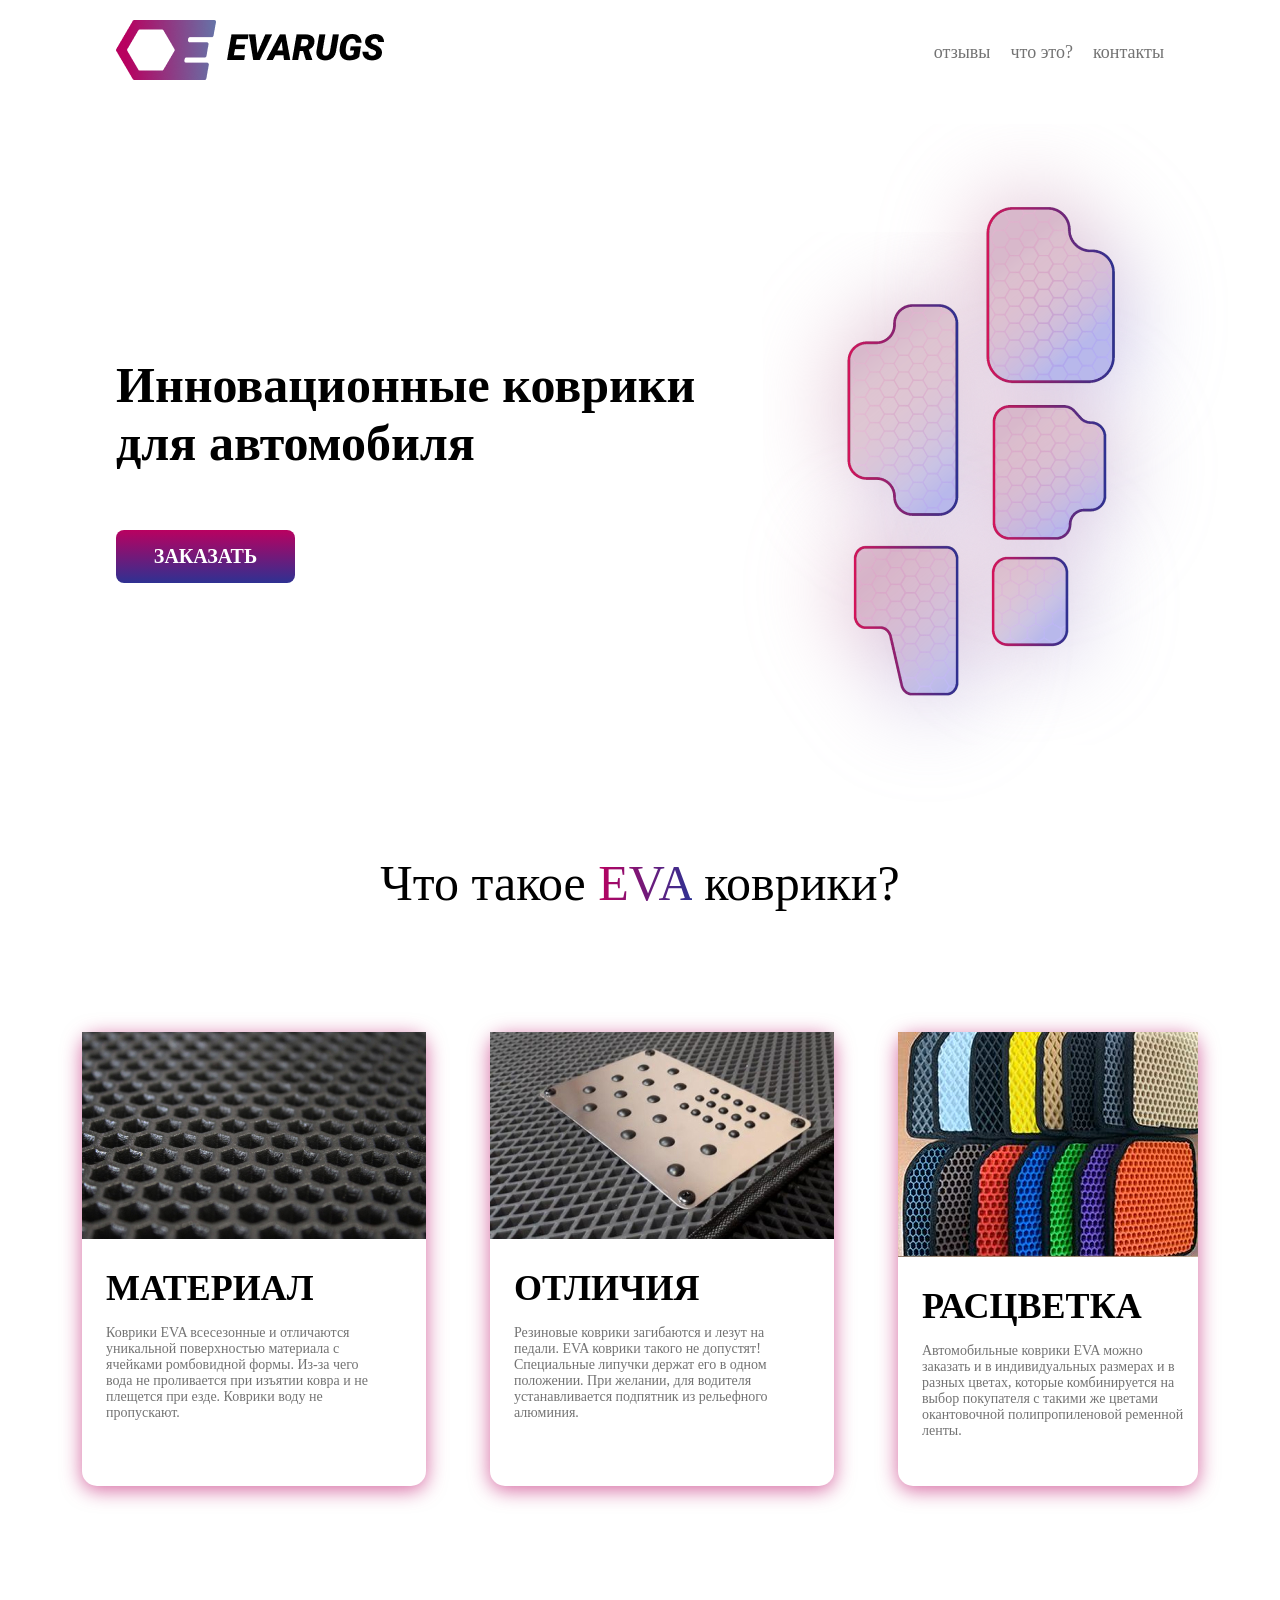
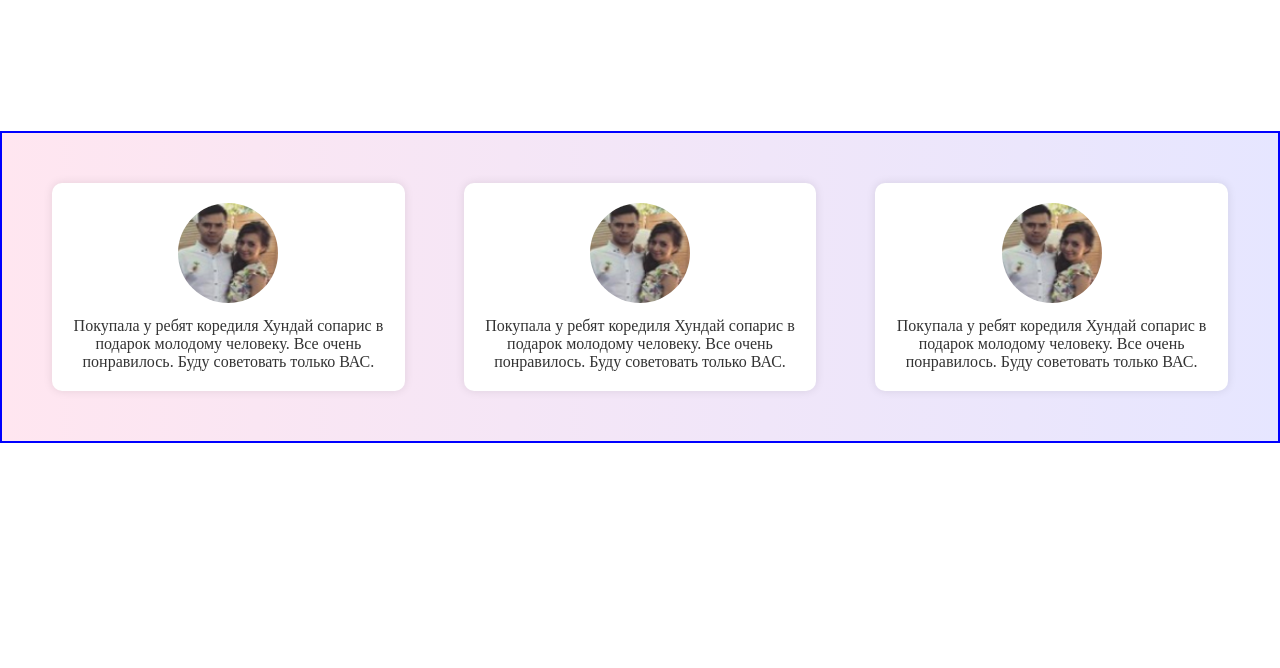
<file: index.html>
<!DOCTYPE html>
<html lang="en">
  <head>
    <meta charset="UTF-8" />
    <meta name="viewport" content="width=device-width, initial-scale=1.0" />
    <title>Document</title>
    <link rel="stylesheet" href="style.css" />
  </head>
  <body>
    <header>
      <nav class="navbar">
        <div class="main-div">
          <div>
            <img src="./images/Group 3 (1).png" alt="" />
          </div>
          <div class="nav-links">
            <ul class="nav-text">
              <li><a href="" class="text">отзывы</a></li>
              <li><a href="" class="text">что это?</a></li>
              <li><a href="" class="text">контакты</a></li>
            </ul>
          </div>
        </div>
      </nav>

      <div class="navbar">
        <div class="main-show">
          <div class="">
            <p class="showcase-text">Инновационные коврики для автомобиля</p>
           
            <a href="./user.html"> <button class="btn-text"> ЗАКАЗАТЬ</button></a>
          </div>
          <div>
            <img src="images/коврф 1.png" alt="" />
          </div>
        </div>
      </div>
    </header>

    <main>
      <section class="navbar">
        <div class="">
          <p class="wrapper-text">
            Что такое <span class="eva-text">EVA</span> коврики?
          </p>
        </div>

        <div>
          <div class="cards">
            <div class="card">
              <img src="images/image00004 1.jpg" alt="" />
              <h3>МАТЕРИАЛ</h3>
              <p>
                Коврики EVA всесезонные и отличаются уникальной поверхностью
                материала с ячейками ромбовидной формы. Из-за чего вода не
                проливается при изъятии ковра и не плещется при езде. Коврики
                воду не пропускают.
              </p>
            </div>

            <div class="card">
              <img src="images/file 1.jpg" alt="" />
              <h3>ОТЛИЧИЯ</h3>
              <p>
                Резиновые коврики загибаются и лезут на педали. EVA коврики
                такого не допустят! Специальные липучки держат его в одном
                положении. При желании, для водителя устанавливается подпятник
                из рельефного алюминия.
              </p>
            </div>

            <div class="card">
              <img
                src="images/6c56ea95312e5d509d31fe90b7b6b4d1dcee0afd.jpg"
                alt=""
              />
              <h3>РАСЦВЕТКА</h3>
              <p>
                Автомобильные коврики EVA можно заказать и в индивидуальных
                размерах и в разных цветах, которые комбинируется на выбор
                покупателя с такими же цветами окантовочной полипропиленовой
                ременной ленты.
              </p>
            </div>
          </div>
        </div>
      </section>
      <section class="section">
        <div class="container">
          <div class="footcontent">
            <div class="footcard">
              <img src="images/otz2 1.jpg" alt="Person 1" />
              <p>
                Покупала у ребят коредиля Хундай сопарис в подарок молодому
                человеку. Все очень понравилось. Буду советовать только ВАС.
              </p>
            </div>
            <div class="footcard">
              <img src="images/otz2 1.jpg" alt="Person 2" />
              <p>
                Покупала у ребят коредиля Хундай сопарис в подарок молодому
                человеку. Все очень понравилось. Буду советовать только ВАС.
              </p>
            </div>
            <div class="footcard">
              <img src="images/otz2 1.jpg" alt="Person 3" />
              <p>
                Покупала у ребят коредиля Хундай сопарис в подарок молодому
                человеку. Все очень понравилось. Буду советовать только ВАС.
              </p>
            </div>
          </div>
        </div>
      </section>
    </main>


    
  </body>
</html>
</file>
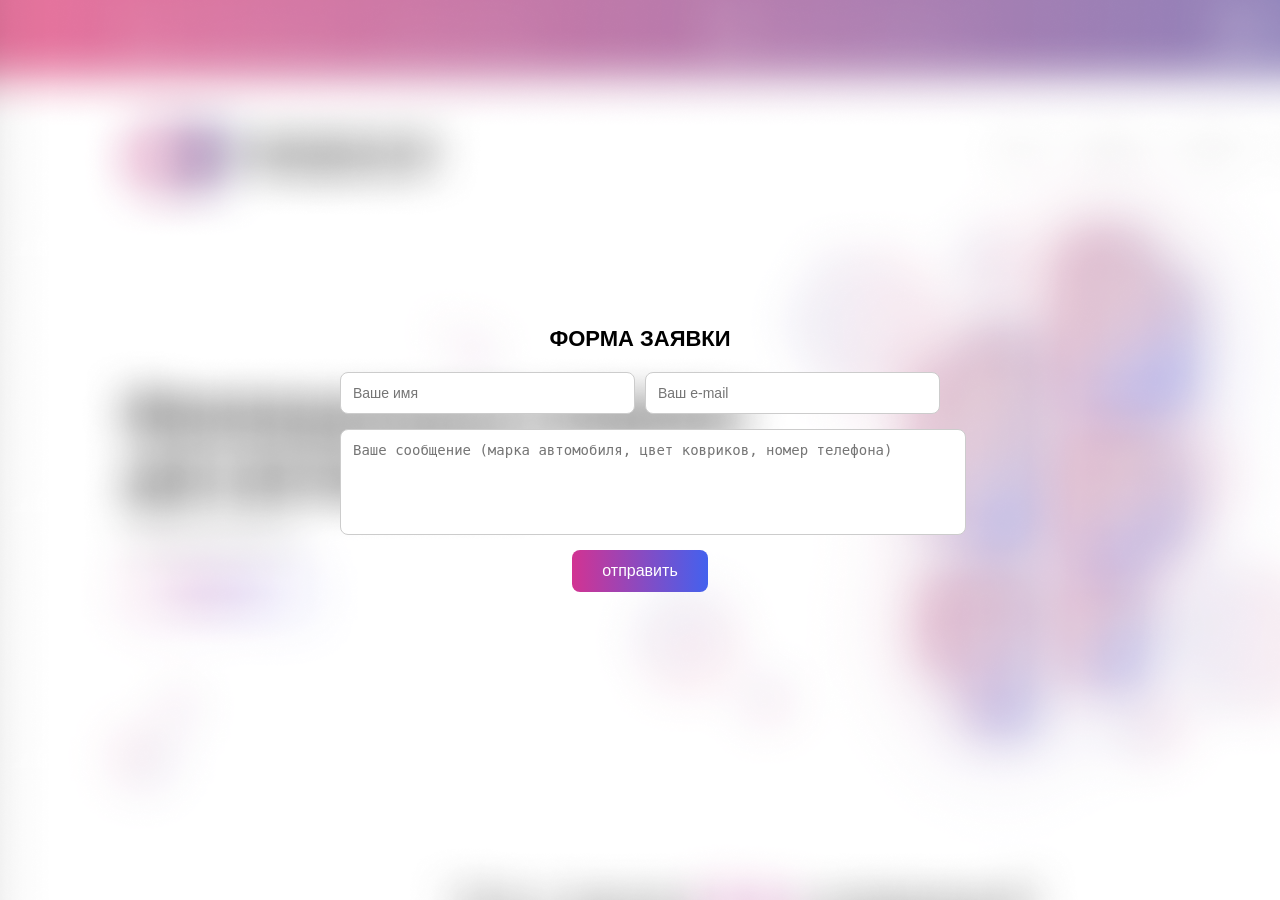
<file: user.html>
<!DOCTYPE html>
<html lang="ru">

<head>
    <meta charset="UTF-8">
    <meta name="viewport" content="width=device-width, initial-scale=1.0">
    <title>Форма заявки</title>
    <link rel="stylesheet" href="user.css">
</head>

<body>
    <div class="form-container">
        <h2>ФОРМА ЗАЯВКИ</h2>
        <form action="#" method="post">
            <div class="input-group">
                <input type="text" placeholder="Ваше имя" required>
                <input type="email" placeholder="Ваш e-mail" required>
            </div>
            <textarea placeholder="Ваше сообщение (марка автомобиля, цвет ковриков, номер телефона)"
                required></textarea>
            <button type="submit">отправить</button>
        </form>
    </div>
</body>

</html>
</file>
<file: style.css>
* {
  margin: 0;
  padding: 0;
  box-sizing: border-box;
  list-style: none;
  text-decoration: none;
}

:root {
  --main-color: #ff6b08;
  --second-color: #ff8a38;
  --third-color: #fff3e6;
  --fourth-color: #000000;
}

.navbar {
  max-width: 85%;
  margin: auto;
  padding: 20px;
}

.main-div {
  display: flex;
  justify-content: space-between;
  gap: 20px;
}

.nav-text {
  display: flex;
  gap: 20px;
  align-items: center;
}

.text {
  color: #737373;
  font-family: Roboto;
  font-weight: 300;
  font-size: 18px;
  text-align: center;
}

.nav-links {
  align-items: center;
  display: flex;
}

.showcase-text {
  font-family: Roboto;
  font-weight: 900;
  font-size: 50px;
  width: 596px;
}

.main-show {
  display: flex;
  justify-content: space-between;
  align-items: center;
}

button {
  background: linear-gradient(#b90160, #2e3192);
  color: white;
  border: none;
  padding: 10px 20px;
  border-radius: 8px;
  cursor: pointer;
  margin-top: 58px;
  width: 179px;
  height: 53px;
}

.btn-text {
  font-family: Roboto;
  font-weight: 900;
  font-size: 20px;
  text-align: center;
}

.eva-text {
  background: linear-gradient(to right, #b90160, #2e3192);
  -webkit-background-clip: text;
  -webkit-text-fill-color: transparent;
  background-clip: text;
  color: transparent;
}

.wrapper-text {
  font-family: Roboto;
  font-weight: 400;
  font-size: 50px;
  text-align: center;
}
.cards {
  display: flex;
  justify-content: center;
  gap: 64px;
}
.card {
  width: 344px;
  height: 454px;
  box-shadow: 0 4px 20px rgba(185, 1, 96, 0.6);
  border-radius: 15px;
}
.cards {
  display: flex;
  justify-content: center;
  gap: 64px;
  margin-top: 120px;
}
.card h3 {
  padding-top: 24px;
  padding-left: 24px;
  font-family: Roboto;
  font-weight: 700;
  font-size: 36px;
}
.card p {
  padding-top: 16px;
  padding-left: 24px;
  font-family: Roboto;
  font-weight: 300;
  width: 289px;
  height: 106px;
  font-size: 14px;
  color: #737373;
}

.container {
  display: flex;
  justify-content: space-between;
  width: 100%;
  background: linear-gradient(to right, #ffe6f0, #e6e6ff);
  padding: 20px;
  border: 2px solid #0000ff;
  margin-top: 225px;
  margin-bottom: 225px;
}
.footcard {
  text-align: center;
  background: #fff;
  padding: 20px;
  width: 30%;
  border-radius: 10px;
  box-shadow: 0 0 10px rgba(0, 0, 0, 0.1);
}
.footcard img {
  width: 100px;
  height: 100px;
  border-radius: 50%;
  margin-bottom: 10px;
}
.footcard p {
  margin: 0;
  color: #333;
}

.footcontent {
  display: flex;
  justify-content: space-between;
  align-items: center;
  gap: 20px;
  padding: 30px;
}

.image-footer {
  margin-top: 16px;
  width: 33;
  height: 33;
  opacity: 1;
}

.text-footer {
  font-family: Roboto;
  font-weight: 700;
  font-size: 14px;
}

.footer {
  display: flex;
  justify-content: space-between;
}

.text-foot {
  font-family: Roboto;
  font-weight: 300;
  font-size: 14px;
  width: 228px;
}

.footer-div{
    margin-top: 20px;
}

.footer{
    margin-bottom: 68px;

}
@media (max-width:682px) {
    .nav-text{
        display: none;
        
    }
    .cards{
        flex-wrap: wrap;
    }
    .container{
        flex-wrap: wrap;
    }
    @media (max-width: 682px) {

  .main-div {
    flex-direction: column;
    align-items: center;
    gap: 10px;
  }

  .nav-text {
    display: none; 
  }

  /* Showcase */
  .main-show {
    flex-direction: column;
    text-align: center;
    gap: 20px;
  }

  .showcase-text {
    font-size: 28px;
    width: 100%;
  }

  button {
    width: 140px;
    height: 45px;
    font-size: 16px;
  }


  .cards {
    flex-wrap: wrap;
    gap: 20px;
    margin-top: 50px;
  }

  .card {
    width: 90%;
    height: auto;
  }

  .card h3 {
    font-size: 24px;
  }

  .card p {
    width: 100%;
    height: auto;
    font-size: 13px;
  }


  .container {
    flex-direction: column;
    align-items: center;
    margin-top: 80px;
    margin-bottom: 80px;
  }

  .footcontent {
    flex-direction: column;
    gap: 30px;
  }

  .footcard {
    width: 90%;
  }

  /* Footer */
  .footer {
    flex-direction: column;
    align-items: center;
    gap: 20px;
    text-align: center;
  }

  .footer-div {
    margin-top: 10px;
  }
}
}
@media (max-width: 320px) {
  /* Navbar */
  .main-div {
    flex-direction: column;
    align-items: center;
    gap: 5px;
  }

  .showcase-text {
    font-size: 20px;
    width: 100%;
  }

  button {
    width: 120px;
    height: 40px;
    font-size: 14px;
    margin-top: 20px;
  }

  /* Cards */
  .cards {
    flex-direction: column;
    gap: 15px;
    margin-top: 30px;
  }

  .card {
    width: 95%;
    height: auto;
    padding: 10px;
  }

  .card h3 {
    font-size: 18px;
  }

  .card p {
    font-size: 12px;
    width: 100%;
    height: auto;
  }


  .container {
    padding: 10px;
    margin-top: 40px;
    margin-bottom: 40px;
  }

  .footcontent {
    flex-direction: column;
    gap: 15px;
    padding: 10px;
  }

  .footcard {
    width: 95%;
    padding: 10px;
  }


  .footer {
    flex-direction: column;
    align-items: center;
    gap: 10px;
    text-align: center;
  }

  .text-footer {
    font-size: 12px;
  }

  .text-foot {
    font-size: 12px;
    width: 100%;
  }

  .image-footer {
    width: 25px;
    height: 25px;
  }
}
</file>
<file: user.css>
body {
  font-family: Arial, sans-serif;
  display: flex;
  justify-content: center;
  align-items: center;
  height: 100vh;
  margin: 0;
  background: #fff;
  background-image:url(images/beqi.png) ;
  

}

.form-container {
  width: 90%;
  max-width: 600px;
  text-align: center;
}

h2 {
  margin-bottom: 20px;
  font-size: 22px;
  font-weight: bold;
}

form {
  display: flex;
  flex-direction: column;
  gap: 15px;
}

.input-group {
  display: flex;
  gap: 10px;
}

.input-group input {
  flex: 1;
  padding: 12px;
  border: 1px solid #ccc;
  border-radius: 8px;
  font-size: 14px;
}

textarea {
  width: 100%;
  min-height: 80px;
  padding: 12px;
  border: 1px solid #ccc;
  border-radius: 8px;
  font-size: 14px;
  resize: none;
}

button {
  background: linear-gradient(90deg, #d23392, #4361ee);
  color: #fff;
  border: none;
  padding: 12px 30px;
  border-radius: 8px;
  font-size: 16px;
  cursor: pointer;
  transition: 0.3s;
  align-self: center;
}

button:hover {
  opacity: 0.9;
}
</file>
